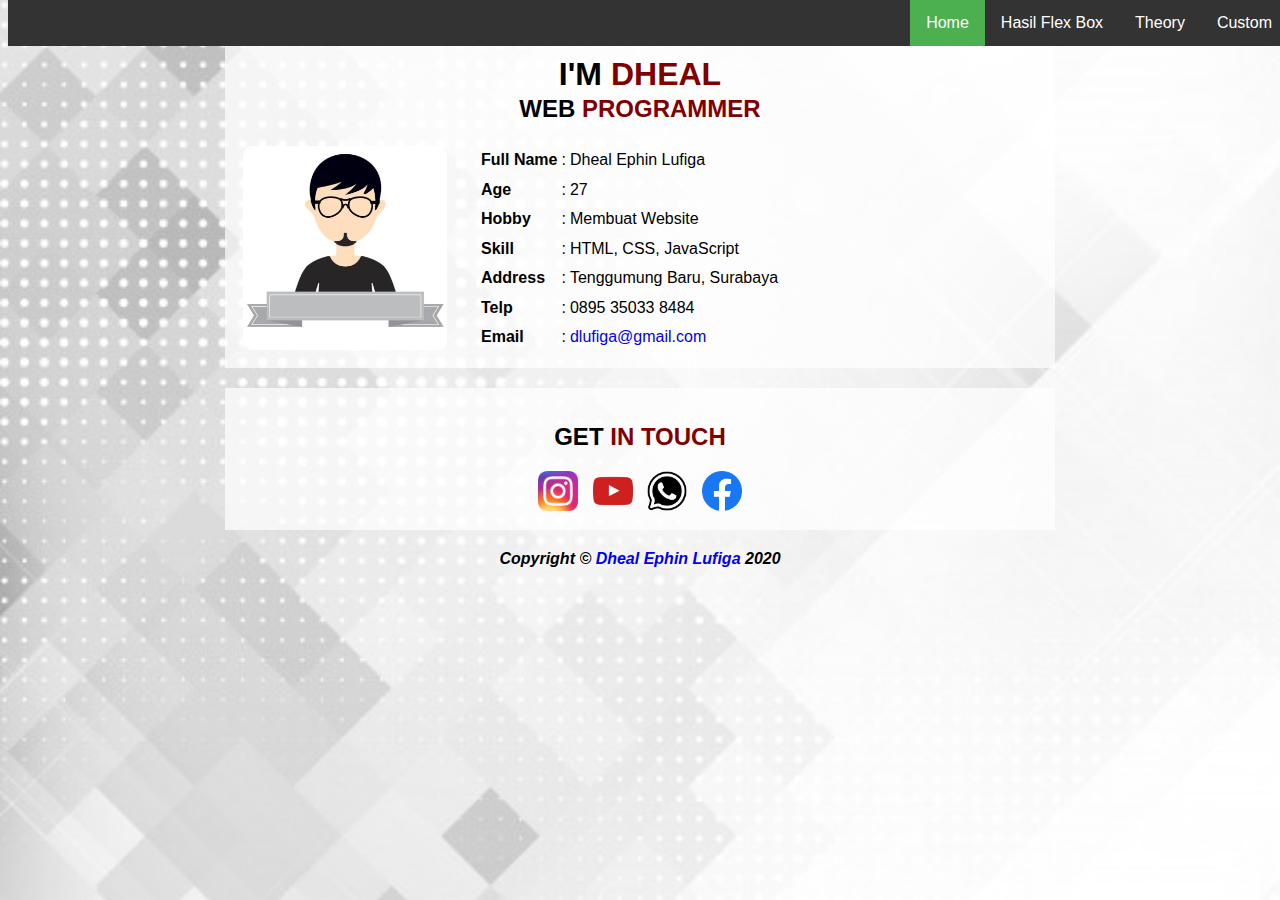
<file: index.html>
<!DOCTYPE html>
<html lang="en">
<head>
    <meta charset="UTF-8">
    <meta name="viewport" content="width=device-width, initial-scale=1.0">
    <title>Dheal Ephin Lufiga</title>
    <link rel="stylesheet" href="style.css">
</head>
<body style="background: url(background.jpg);background-size: cover;background-attachment: fixed;">
    <ul>
        <li><a href="#">Custom</a></li>
        <li><a href="#">Theory</a></li>
        <li><a href="hasilflex.html">Hasil Flex Box</a></li>
        <li><a class="active" href="index.html">Home</a></li>
      </ul>
    <div class="wrap">
        <h1 align="center">I'M <span>DHEAL</span></h1>
        <h2 align="center" style="margin-top: -20px;">WEB <span>PROGRAMMER</span></h2>
        <table>
            <tr>
                <td rowspan="8" width="100px"> <img src="avatar.jpg" width="200px" style="display: block;border-radius: 5%;border-color:white;margin-right:30px" border="2px" ></td>
            </tr>
            <tr>
                <td><b>Full Name</b></td>
                <td>:</td> <td>Dheal Ephin Lufiga</td>
            </tr>
            <tr>
                <td><b>Age</b></td><td>:</td> <td>27</td>
            </tr>
            <tr>
                <td><b>Hobby</b></td><td>:</td><td>Membuat Website</td>
            </tr>
            <tr>
                <td><b>Skill</b></td><td>:</td> <td>HTML, CSS, JavaScript</td>
            </tr>
            <tr>
                <td><b>Address</b></td><td>:</td> <td>Tenggumung Baru, Surabaya</td>
            </tr>
            <tr>
                <td><b>Telp</b></td><td>:</td> <td>0895 35033 8484</td>
            </tr>
            <tr>
                <td><b>Email</b></td><td>:</td><td><a href="dlufiga@gmail.com">dlufiga@gmail.com</a></td>
            </tr>
        </table>
    </div>
    <div class="wrap" align="center">
        <h2 align="center">GET <span>IN TOUCH</span></h2>
        <a class="icon" href="#"><img src="instagram.png" alt="" width="40px"></a>
        <a class="icon" href="#"><img src="youtube.webp" alt="" width="40px"></a>
        <a class="icon" href="#"><img src="wa.png" alt="" width="40px"></a>
        <a class="icon" href="#"><img src="fb.webp" alt="" width="40px"></a>
    </div>
    <footer>
        <p align="center"><b><i>
            Copyright © <a href="#">Dheal Ephin Lufiga</a> 2020</i></b>
        </p>
    </footer>
</body>
</html>
</file>
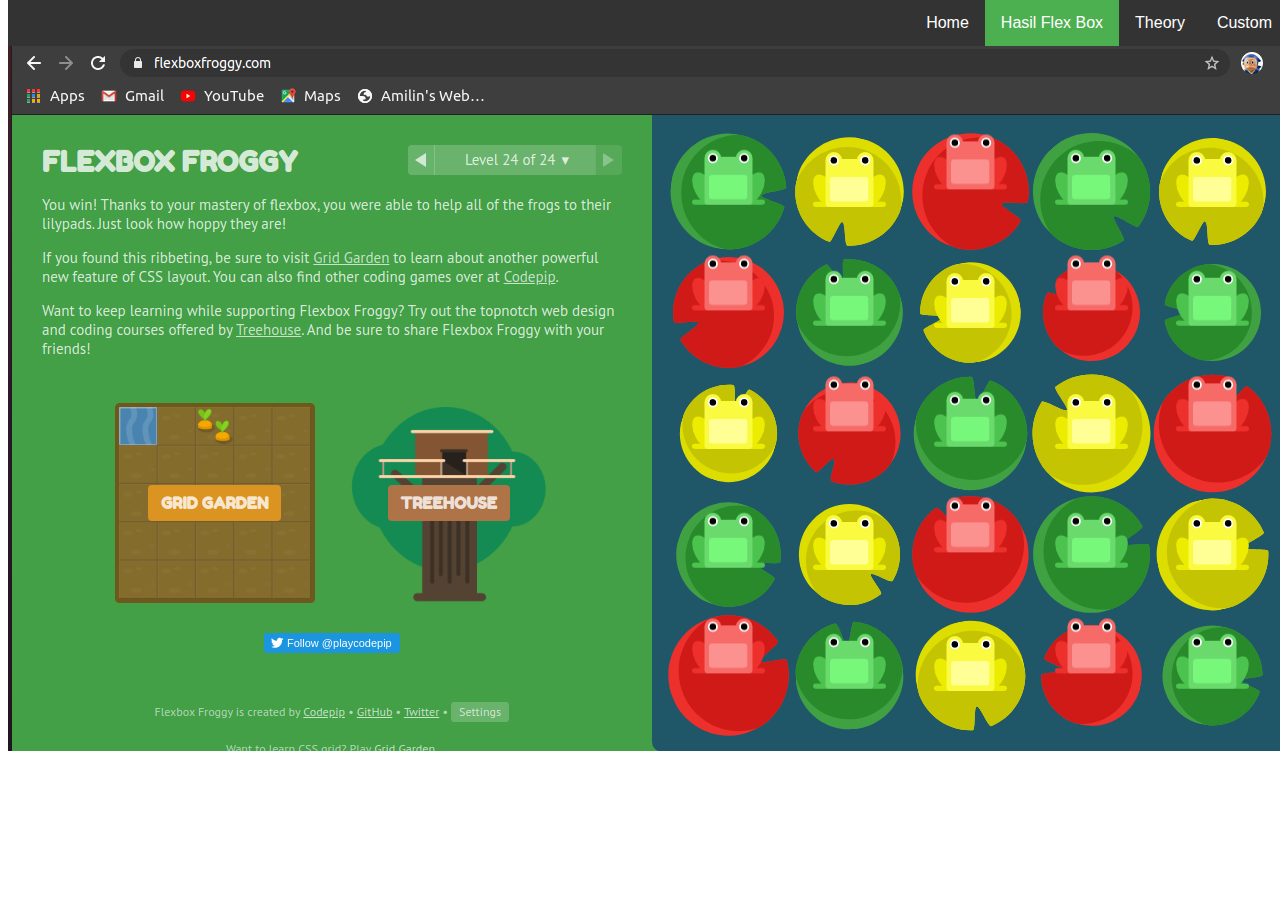
<file: hasilflex.html>
<!DOCTYPE html>
<html lang="en">
<head>
    <meta charset="UTF-8">
    <meta name="viewport" content="width=device-width, initial-scale=1.0">
    <title>Hasil Flex Box Froggy</title>
    <link rel="stylesheet" href="style.css">
</head>
<body> 
    <ul>
        <li><a href="#">Custom</a></li>
        <li><a href="#">Theory</a></li>
        <li><a class="active" href="hasilflex.html">Hasil Flex Box</a></li>
        <li><a href="index.html">Home</a></li>
      </ul>
      <div class="container">
          <img src="hasilflexboxfroggy.png" alt="">
      </div>
</body>
</html>
</file>
<file: style.css>
body, h1, h2, p, a,td, span {
    font-family: Arial, Helvetica, sans-serif;
    text-decoration: none;
}
ul {
    list-style-type: none;
    margin: 0;
    padding: 0;
    overflow: hidden;
    background-color: #333;
    position: fixed;
    top: 0;
    width: 100%;
  }
  
  li {
    float: right;
  }
  
  li a {
    display: block;
    color: white;
    text-align: center;
    padding: 14px 16px;
    text-decoration: none;
  }
  
  li a:hover:not(.active) {
      background-color: #111;
  }
  
  .active {
    background-color: #4CAF50;
  }
.wrap {
    background-color:rgba(255, 255, 255, 0.7);
    width: 800px;
    color:black;
    margin: 20px auto;
    padding:15px;
}
.icon {
    padding:5px;
    text-align: center;
    
}
span {
    color: maroon;
}

.container {
    width: 100vw;
    height: 100vh;
    overflow: auto;
    }
</file>
